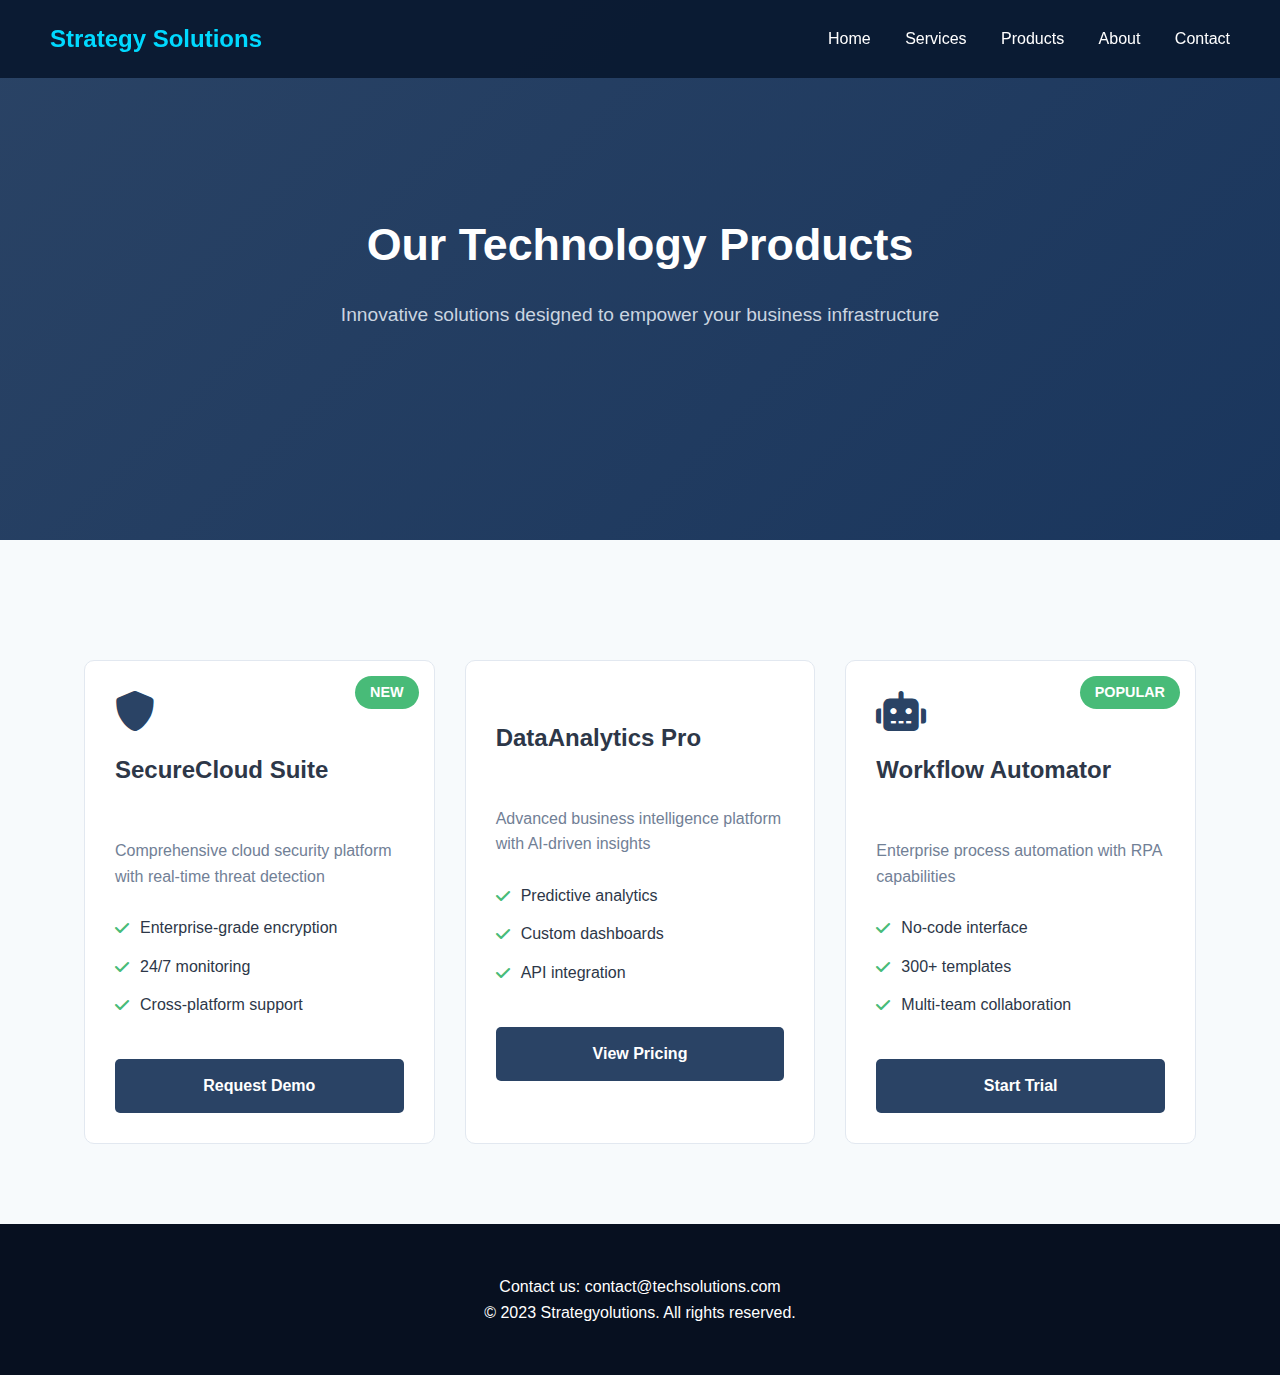
<file: products.html>
<!DOCTYPE html>
<html lang="en">
<head>
    <meta charset="UTF-8">
    <meta name="viewport" content="width=device-width, initial-scale=1.0">
    <title>Our Products - Strategy Solutions</title>
    <link rel="stylesheet" href="products.css">
    <link rel="stylesheet" href="https://cdnjs.cloudflare.com/ajax/libs/font-awesome/6.0.0/css/all.min.css">
</head>
<body>

    <nav class="navbar">
        <div class="logo">Strategy Solutions</div>
        <div class="nav-links">
          <a onclick="goToHome()">Home</a>
          <a onclick="goToServices()">Services</a>
          <a onclick="goToProducs()">Products</a>
          <a onclick="goToAbout()">About</a>
          <a onclick="goToContact()">Contact</a>
        </div>
    </nav>

    <header class="products-header">
        <div class="container">
            <h1>Our Technology Products</h1>
            <p>Innovative solutions designed to empower your business infrastructure</p>
        </div>
    </header>

    <section class="products-section">
        <div class="container">
            <div class="products-grid">
                <!-- Product 1 -->
                <div class="product-card">
                    <div class="product-badge">New</div>
                    <i class="fas fa-shield-alt product-icon"></i>
                    <h3>SecureCloud Suite</h3>
                    <p class="product-description">Comprehensive cloud security platform with real-time threat detection</p>
                    <ul class="product-features">
                        <li>Enterprise-grade encryption</li>
                        <li>24/7 monitoring</li>
                        <li>Cross-platform support</li>
                    </ul>
                    <a href="#" class="btn">Request Demo</a>
                </div>

                <!-- Product 2 -->
                <div class="product-card">
                    <i class="fas fa-chart-network product-icon"></i>
                    <h3>DataAnalytics Pro</h3>
                    <p class="product-description">Advanced business intelligence platform with AI-driven insights</p>
                    <ul class="product-features">
                        <li>Predictive analytics</li>
                        <li>Custom dashboards</li>
                        <li>API integration</li>
                    </ul>
                    <a href="#" class="btn">View Pricing</a>
                </div>

                <!-- Product 3 -->
                <div class="product-card">
                    <div class="product-badge">Popular</div>
                    <i class="fas fa-robot product-icon"></i>
                    <h3>Workflow Automator</h3>
                    <p class="product-description">Enterprise process automation with RPA capabilities</p>
                    <ul class="product-features">
                        <li>No-code interface</li>
                        <li>300+ templates</li>
                        <li>Multi-team collaboration</li>
                    </ul>
                    <a href="#" class="btn">Start Trial</a>
                </div>

                <!-- Add more product cards as needed -->
            </div>
        </div>
    </section>
    <footer id="contact">
        <p>Contact us: contact@techsolutions.com</p>
        <p>© 2023 Strategyolutions. All rights reserved.</p>
    </footer>


    <script src="home.js"></script>
</body>
</html>
</file>
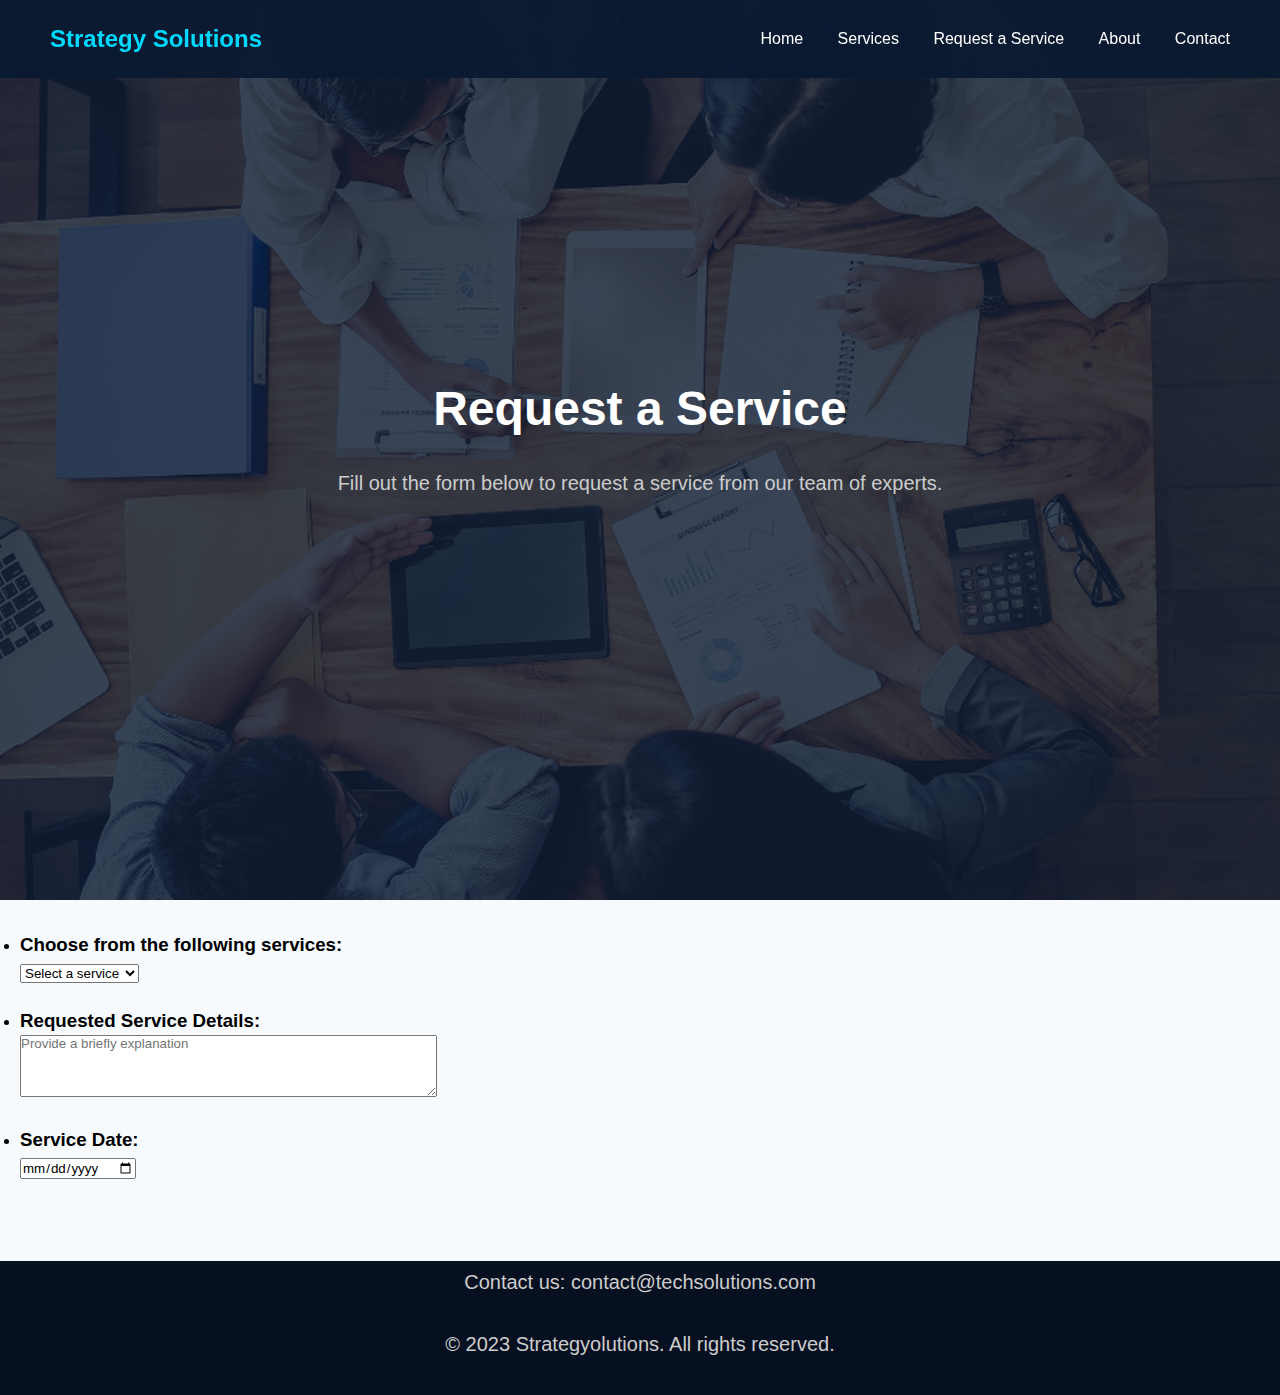
<file: request.html>
<!DOCTYPE html>
<html lang="en">
<head>
    <meta charset="UTF-8">
    <meta name="viewport" content="width=device-width, initial-scale=1.0">
    <title>Requesting Service - Strategy Solutions</title>
    <link rel="stylesheet" href="request.css">
    <link rel="stylesheet" href="https://cdnjs.cloudflare.com/ajax/libs/font-awesome/6.0.0/css/all.min.css">
</head>
<body>

    <nav class="navbar">
        <div class="logo">Strategy Solutions</div>
        <div class="nav-links">
          <a onclick="goToHome()">Home</a>
          <a onclick="goToServices()">Services</a>
          <a onclick="goToProducs()">Request a Service</a>
          <a onclick="goToAbout()">About</a>
          <a onclick="goToContact()">Contact</a>
        </div>
    </nav>

    <section class="hero">
        <div class="container">
            <h1>Request a Service</h1>
            <p>Fill out the form below to request a service from our team of experts.</p>
        </div>
    </section>
        <div class="container">
            <form id="service-form">
                <div class="form-group">
                    <ul>
                        <li>
                            <h3 id="choose">Choose from the following services:</h3>
                        </li>
                            <select id="service-type" name="service-type" required>
                                <option value="" disabled selected>Select a service</option>
                                <option value="Consulting">Consulting</option>
                                <option value="Cloud Solutions">Cloud Solutions</option>
                                <option value="Cybersecurity">Cybersecurity</option>
                                <option value="IT Consulting">IT Consulting</option>
                                <option value="AI & Automation">AI & Automation</option>
                                <option value="Data Analytics">Data Analytics</option>
                                <option value="Other">Other</option>
                            </select>
                        <li>
                                
                            <h3>Requested Service Details:</h3>
                            <textarea id="service-details" name="service-details" rows="4" cols="50" required placeholder="Provide a briefly explanation" aria-required="true"></textarea>
                        </li>
                        <li>
                            <h3>Service Date:</h3>
                            <input type="date" id="service-date" name="service-date" required>
                        </li
                    </ul>
                </div>
            </form>
            
    <footer id="contact">
        <p>Contact us: contact@techsolutions.com</p>
        <p>© 2023 Strategyolutions. All rights reserved.</p>
    </footer>


    <script src="home.js"></script>
</body>
</html>
</file>
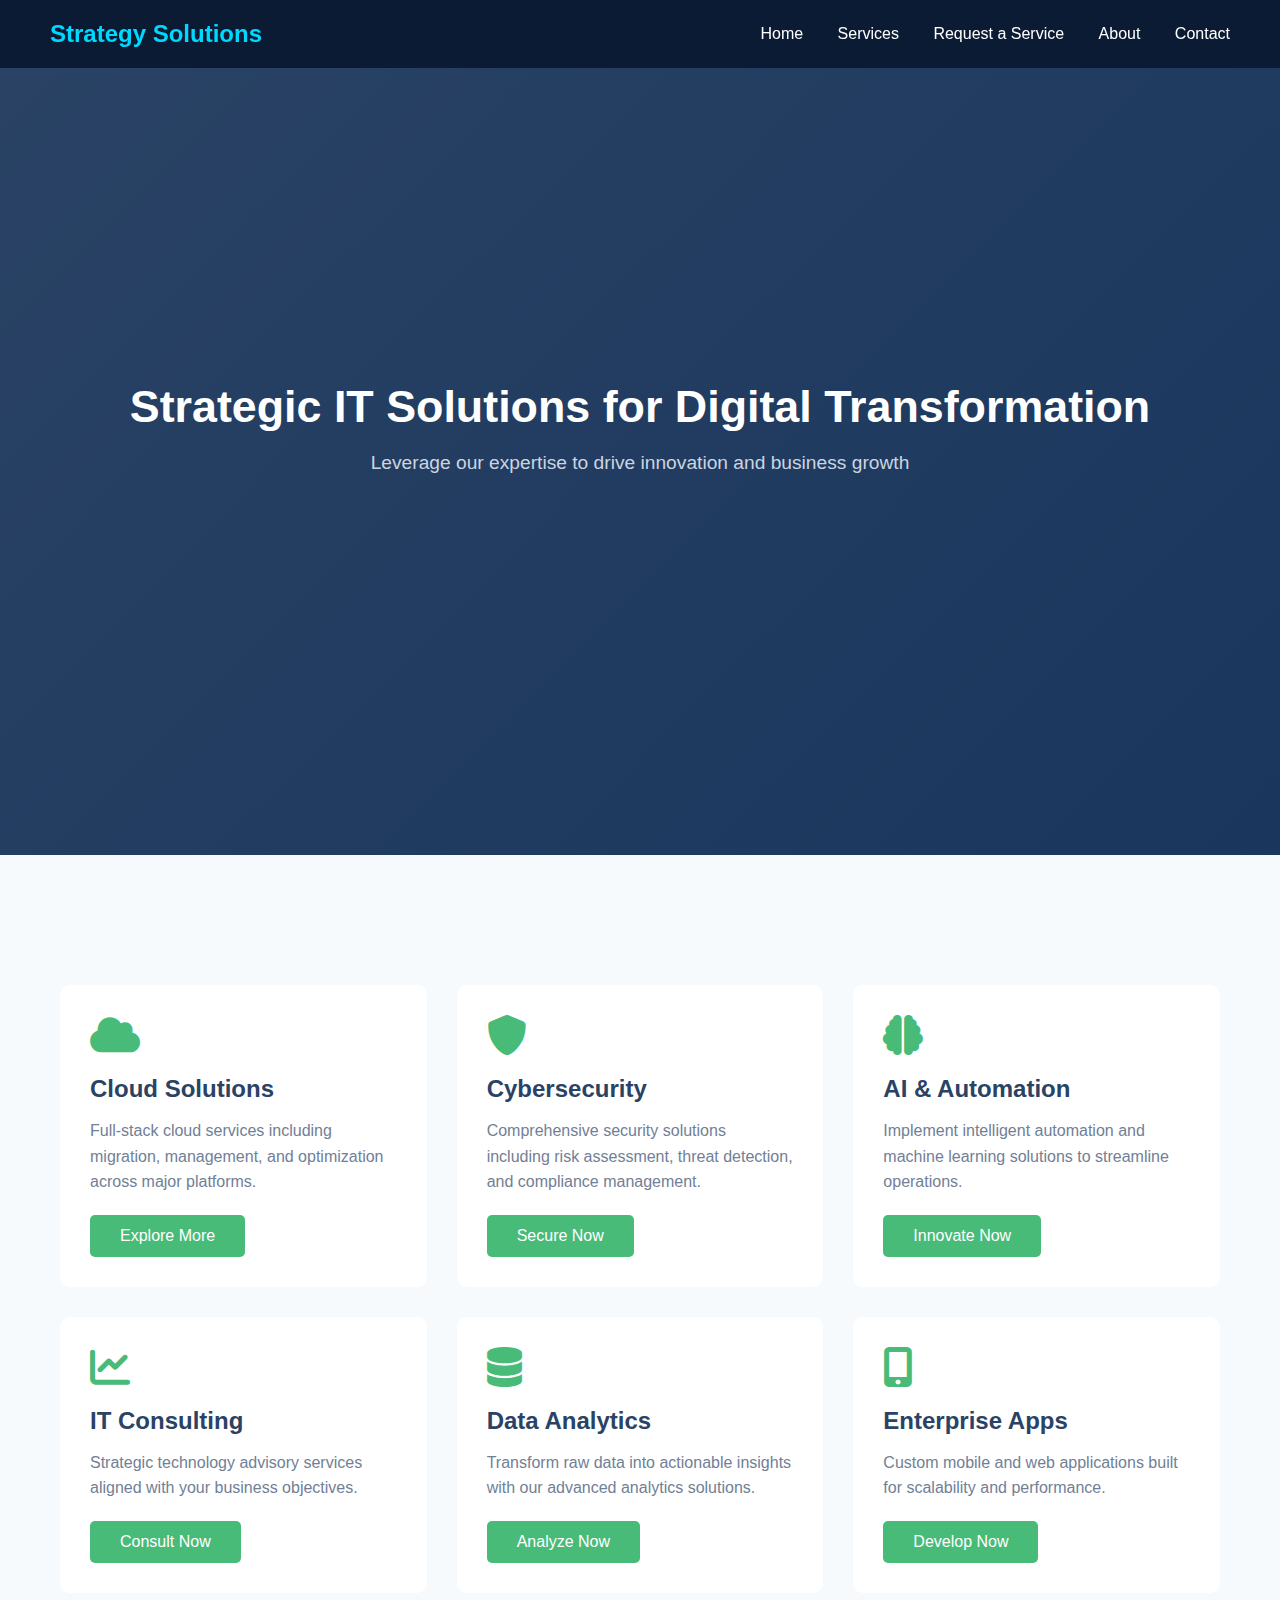
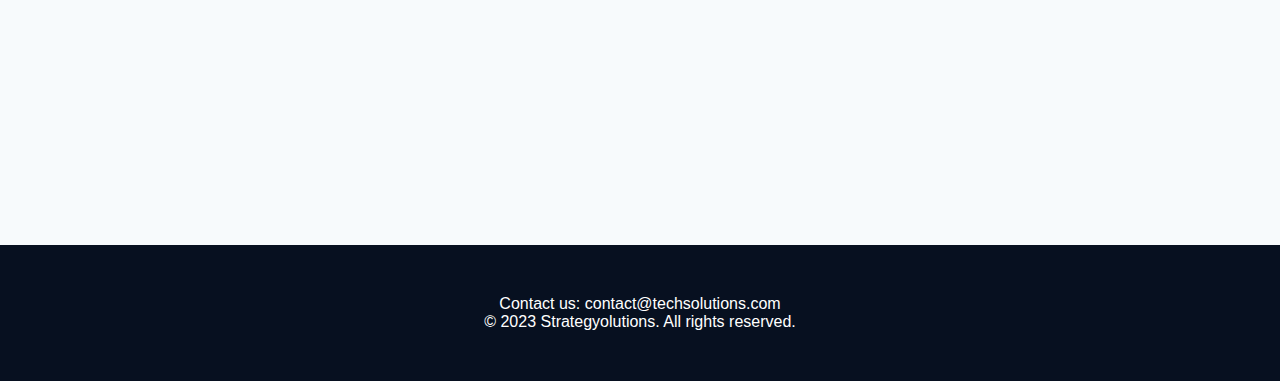
<file: services.html>
<!DOCTYPE html>
<html lang="en">
<head>
    <meta charset="UTF-8">
    <meta name="viewport" content="width=device-width, initial-scale=1.0">
    <title>Strategy Solutions - IT Services</title>
    <link rel="stylesheet" href="services.css">
    <link rel="stylesheet" href="https://cdnjs.cloudflare.com/ajax/libs/font-awesome/6.0.0/css/all.min.css">
</head>
<body>

    <nav class="navbar">
        <div class="logo">Strategy Solutions</div>
        <div class="nav-links">
            <a onclick="goToHome()">Home</a>
            <a onclick="goToServices()">Services</a>
            <a onclick="goToRequest()">Request a Service</a>
            <a onclick="goToAbout()">About</a>
            <a onclick="goToContact()">Contact</a>
        </div>
    </nav>

    <section class="hero">
        <div class="container">
            <h1>Strategic IT Solutions for Digital Transformation</h1>
            <p>Leverage our expertise to drive innovation and business growth</p>
        </div>
    </section>

    <section class="services-section">
        <div class="container">
            <div class="services-grid">
                <div class="service-card">
                    <i class="fas fa-cloud service-icon"></i>
                    <h3>Cloud Solutions</h3>
                    <p>Full-stack cloud services including migration, management, and optimization across major platforms.</p>
                    <a href="#" class="cta-button">Explore More</a>
                </div>

                <div class="service-card">
                    <i class="fas fa-shield-alt service-icon"></i>
                    <h3>Cybersecurity</h3>
                    <p>Comprehensive security solutions including risk assessment, threat detection, and compliance management.</p>
                    <a href="#" class="cta-button">Secure Now</a>
                </div>

                <div class="service-card">
                    <i class="fas fa-brain service-icon"></i>
                    <h3>AI & Automation</h3>
                    <p>Implement intelligent automation and machine learning solutions to streamline operations.</p>
                    <a href="#" class="cta-button">Innovate Now</a>
                </div>

                <div class="service-card">
                    <i class="fas fa-chart-line service-icon"></i>
                    <h3>IT Consulting</h3>
                    <p>Strategic technology advisory services aligned with your business objectives.</p>
                    <a href="#" class="cta-button">Consult Now</a>
                </div>

                <div class="service-card">
                    <i class="fas fa-database service-icon"></i>
                    <h3>Data Analytics</h3>
                    <p>Transform raw data into actionable insights with our advanced analytics solutions.</p>
                    <a href="#" class="cta-button">Analyze Now</a>
                </div>

                <div class="service-card">
                    <i class="fas fa-mobile-alt service-icon"></i>
                    <h3>Enterprise Apps</h3>
                    <p>Custom mobile and web applications built for scalability and performance.</p>
                    <a href="#" class="cta-button">Develop Now</a>
                </div>
            </div>
        </div>
    </section>
    <footer id="contact">
        <p>Contact us: contact@techsolutions.com</p>
        <p>© 2023 Strategyolutions. All rights reserved.</p>
    </footer>

    <script src="home.js"></script>
</body>
</html>
</file>
<file: products.css>
/* Complete CSS for Products Page */
:root {
  --primary-color: #2a4365;
  --accent-color: #48bb78;
  --text-dark: #2d3748;
  --text-light: #718096;
  --background-light: #f7fafc;
  --border-color: #e2e8f0;
}

/* General Styles */
* {
  margin: 0;
  padding: 0;
  box-sizing: border-box;
}

html {
  font-family: "Segoe UI", Tahoma, Geneva, Verdana, sans-serif;
  line-height: 1.6;
  color: var(--text-dark);
  background-color: var(--background-light);
}

body {
  font-size: 1rem;
}

.navbar {
  padding: 20px 50px;
  position: fixed;
  width: 100%;
  background: rgba(10, 25, 48, 0.95);
  z-index: 1000;
  display: flex;
  justify-content: space-between;
  align-items: center;
}

.logo {
  font-size: 24px;
  color: #00d9ff;
  font-weight: bold;
}

.nav-links a {
  color: white;
  text-decoration: none;
  margin-left: 30px;
  transition: color 0.3s;
}

.nav-links a:hover {
  color: #00d9ff;
}

.container {
  width: 90%;
  max-width: 1200px;
  margin: 0 auto;
  padding: 0 20px;
}

/* Products Header */
.products-header {
  background: linear-gradient(135deg, var(--primary-color), #1a365d);
  color: white;
  padding: 100px 0;
  text-align: center;
  height: 60vh;
  display: flex;
  justify-content: center;
  align-items: center;
}

.products-header h1 {
  font-size: 2.8rem;
  margin-bottom: 20px;
  font-weight: 600;
}

.products-header p {
  font-size: 1.2rem;
  max-width: 600px;
  margin: 0 auto;
  color: #cbd5e0;
}

/* Products Section */
.products-section {
  padding: 80px 0;
  background: var(--background-light);
}

.products-grid {
  display: grid;
  grid-template-columns: repeat(auto-fit, minmax(300px, 1fr));
  gap: 30px;
  margin-top: 40px;
}

/* Product Card */
.product-card {
  background: white;
  border-radius: 10px;
  padding: 30px;
  position: relative;
  transition: transform 0.3s ease, box-shadow 0.3s ease;
  border: 1px solid var(--border-color);
}

.product-card:hover {
  transform: translateY(-5px);
  box-shadow: 0 10px 30px rgba(0, 0, 0, 0.1);
}

/* Product Badge */
.product-badge {
  position: absolute;
  top: 15px;
  right: 15px;
  background: var(--accent-color);
  color: white;
  padding: 5px 15px;
  border-radius: 20px;
  font-size: 0.9rem;
  font-weight: 600;
  text-transform: uppercase;
}

/* Product Icon */
.product-icon {
  font-size: 2.5rem;
  color: var(--primary-color);
  margin-bottom: 20px;
  display: block;
}

/* Product Content */
.product-card h3 {
  color: var(--text-dark);
  margin-bottom: 15px;
  font-size: 1.5rem;
  min-height: 3em; /* Ensures consistent title height */
}

.product-description {
  color: var(--text-light);
  margin-bottom: 20px;
  line-height: 1.6;
}

/* Features List */
.product-features {
  list-style: none;
  padding: 0;
  margin: 20px 0;
}

.product-features li {
  padding: 8px 0;
  color: var(--text-dark);
  position: relative;
  padding-left: 25px;
  line-height: 1.4;
}

.product-features li::before {
  content: "\f00c"; /* Font Awesome check */
  font-family: "Font Awesome 5 Free";
  font-weight: 900;
  color: var(--accent-color);
  position: absolute;
  left: 0;
  top: 50%;
  transform: translateY(-50%);
}

/* Product Button */
.product-card .btn {
  display: inline-flex;
  align-items: center;
  justify-content: center;
  padding: 12px 30px;
  background: var(--primary-color);
  color: white;
  text-decoration: none;
  border-radius: 5px;
  transition: all 0.3s ease;
  margin-top: 15px;
  width: 100%;
  border: 2px solid transparent;
  font-weight: 600;
}

.product-card .btn:hover {
  background: white;
  color: var(--primary-color);
  border-color: var(--primary-color);
}

footer {
  background: #071020;
  padding: 50px;
  text-align: center;
  color: white;
}

/* Responsive Design */
@media (max-width: 768px) {
  .products-header h1 {
    font-size: 2rem;
  }

  .products-header p {
    font-size: 1rem;
  }

  .product-card {
    padding: 20px;
  }

  .product-card h3 {
    font-size: 1.3rem;
  }

  .product-icon {
    font-size: 2rem;
  }
}
</file>
<file: request.css>
* {
  margin: 0;
  padding: 0;
  box-sizing: border-box;
  font-family: "Arial", sans-serif;
}

html {
  font-family: "Segoe UI", Tahoma, Geneva, Verdana, sans-serif;
  line-height: 1.6;
  color: var(--text-dark);
  background-color: var(--background-light);
}

body {
  background-color: #f7fafc;
}

.navbar {
  padding: 20px 50px;
  position: fixed;
  width: 100%;
  background: rgba(10, 25, 48, 0.95);
  z-index: 1000;
  display: flex;
  justify-content: space-between;
  align-items: center;
}
.container h1 {
  font-size: 48px;
  margin-bottom: 20px;
  color: white;
}

.container p {
  font-size: 20px;
  margin-bottom: 30px;
  color: #ccc;
}

.logo {
  font-size: 24px;
  color: #00d9ff;
  font-weight: bold;
}

.nav-links a {
  color: white;
  text-decoration: none;
  margin-left: 30px;
  transition: color 0.3s;
}

.nav-links a:hover {
  color: #00d9ff;
}
.hero {
  height: 100vh;
  background: linear-gradient(rgba(10, 25, 48, 0.8), rgba(10, 25, 48, 0.8)),
    url("pics/consultation.png")
      center/cover;
  display: flex;
  align-items: center;
  justify-content: center;
  text-align: center;
  padding: 0 20px;
}

form,h3{
  padding-top: 20px;
}

form,.service-form{
  padding: 10px 20px;
}

footer {
  background: #071020;
  margin-top: 70px;
  padding: 5px;
  text-align: center;
  color: white;
}
</file>
<file: services.css>
/* Custom CSS */
* {
  margin: 0;
  padding: 0;
  box-sizing: border-box;
  font-family: "Segoe UI", Tahoma, Geneva, Verdana, sans-serif;
}

:root {
  --primary-color: #2a4365;
  --accent-color: #48bb78;
  --text-dark: #2d3748;
  --text-light: #718096;
}

body {
  background-color: #f7fafc;
}

.navbar {
  padding: 20px 50px;
  position: fixed;
  width: 100%;
  background: rgba(10, 25, 48, 0.95);
  z-index: 1000;
  display: flex;
  justify-content: space-between;
  align-items: center;
}

.logo {
  font-size: 24px;
  color: #00d9ff;
  font-weight: bold;
}

.nav-links a {
  color: white;
  text-decoration: none;
  margin-left: 30px;
  transition: color 0.3s;
}

.nav-links a:hover {
  color: #00d9ff;
}

.container {
  max-width: 1200px;
  margin: 0 auto;
  padding: 0 20px;
}

/* Header Styles */
.hero {
  background: linear-gradient(135deg, var(--primary-color), #1a365d);
  color: white;
  padding: 100px 0;
  text-align: center;
  height: 95vh;
  display: flex;
  justify-content: center;
  align-items: center;
}

.hero h1 {
  font-size: 2.8rem;
  margin-bottom: 20px;
}

.hero p {
  font-size: 1.2rem;
  max-width: 600px;
  margin: 0 auto;
  color: #cbd5e0;
}

/* Services Section */
.services-section {
  padding: 80px 0;
  height: 110vh;
}

.services-grid {
  display: grid;
  grid-template-columns: repeat(auto-fit, minmax(280px, 1fr));
  gap: 30px;
  margin-top: 50px;
}

.service-card {
  background: white;
  border-radius: 10px;
  padding: 30px;
  transition: transform 0.3s ease, box-shadow 0.3s ease;
  position: relative;
  overflow: hidden;
}

.service-card:hover {
  transform: translateY(-10px);
  box-shadow: 0 15px 30px rgba(0, 0, 0, 0.1);
}

.service-icon {
  font-size: 2.5rem;
  color: var(--accent-color);
  margin-bottom: 20px;
}

.service-card h3 {
  color: var(--primary-color);
  margin-bottom: 15px;
  font-size: 1.5rem;
}

.service-card p {
  color: var(--text-light);
  line-height: 1.6;
  margin-bottom: 20px;
}

.cta-button {
  display: inline-block;
  padding: 12px 30px;
  background: var(--accent-color);
  color: white;
  text-decoration: none;
  border-radius: 5px;
  transition: background 0.3s ease;
}

.cta-button:hover {
  background: #38a169;
}

footer {
  background: #071020;
  padding: 50px;
  text-align: center;
  color: white;
}

/* Responsive Design */
@media (max-width: 768px) {
  .hero h1 {
    font-size: 2rem;
  }

  .services-grid {
    grid-template-columns: 1fr;
  }
}
</file>
